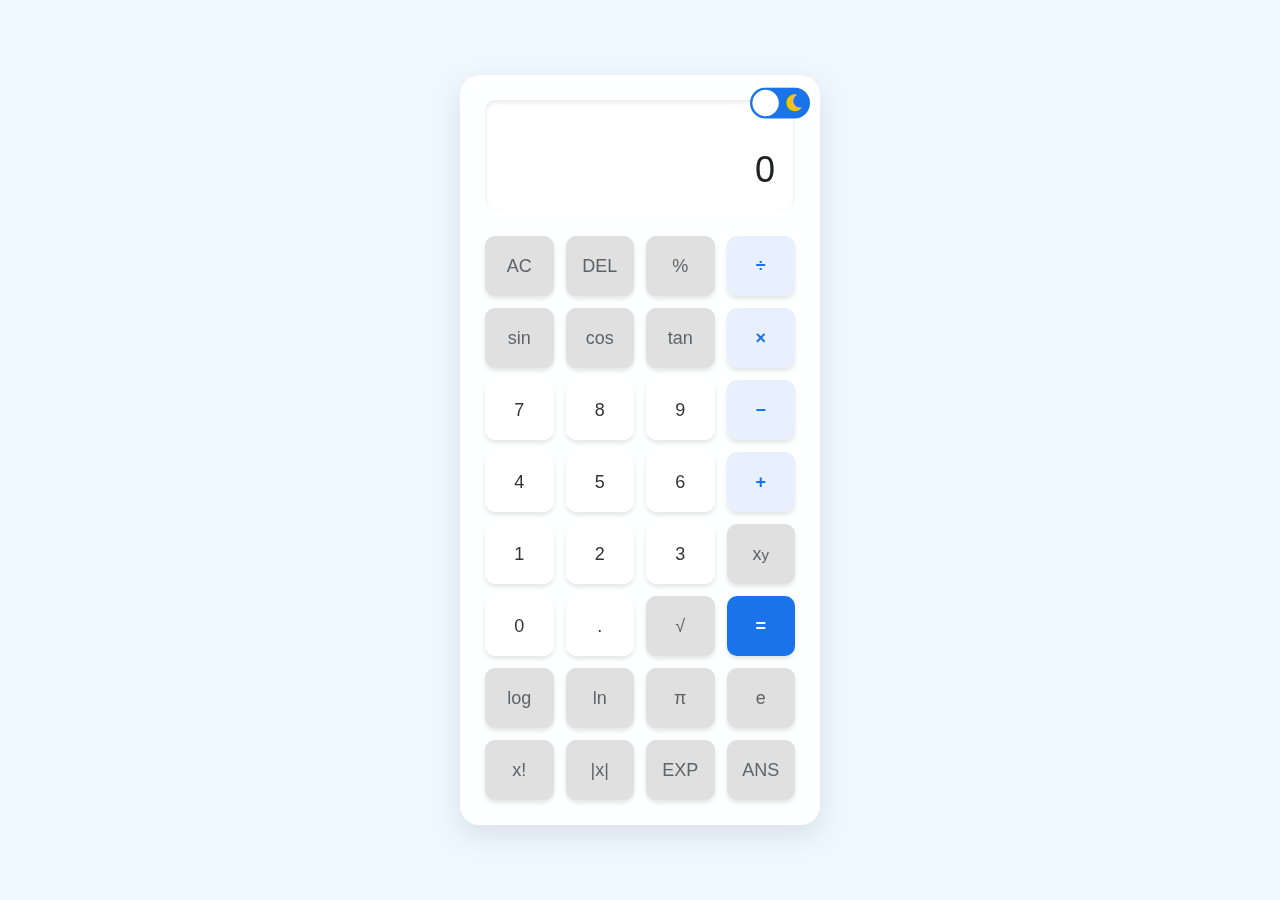
<file: task3/index.html>
<!DOCTYPE html>
<html lang="en">
<head>
    <meta charset="UTF-8">
    <meta name="viewport" content="width=device-width, initial-scale=1.0">
    <title>Advanced Scientific Calculator</title>
    <link rel="stylesheet" href="styles.css">
    <link rel="stylesheet" href="https://cdnjs.cloudflare.com/ajax/libs/font-awesome/6.0.0/css/all.min.css">
</head>
<body>
    <div class="container">
        <div class="calculator">
            <div class="theme-toggle">
                <input type="checkbox" id="theme-switch" class="theme-switch">
                <label for="theme-switch" class="theme-label">
                    <i class="fas fa-sun"></i>
                    <i class="fas fa-moon"></i>
                </label>
            </div>
            
            <div class="display">
                <div class="history"></div>
                <div class="current-input">0</div>
            </div>
            
            <div class="buttons">
                <!-- Scientific Functions Row 1 -->
                <button class="btn function" data-action="clear">AC</button>
                <button class="btn function" data-action="delete">DEL</button>
                <button class="btn function" data-action="percent">%</button>
                <button class="btn operator" data-action="divide">÷</button>
                
                <!-- Scientific Functions Row 2 -->
                <button class="btn function" data-action="sin">sin</button>
                <button class="btn function" data-action="cos">cos</button>
                <button class="btn function" data-action="tan">tan</button>
                <button class="btn operator" data-action="multiply">×</button>
                
                <!-- Numbers Row 1 -->
                <button class="btn number" data-value="7">7</button>
                <button class="btn number" data-value="8">8</button>
                <button class="btn number" data-value="9">9</button>
                <button class="btn operator" data-action="subtract">−</button>
                
                <!-- Numbers Row 2 -->
                <button class="btn number" data-value="4">4</button>
                <button class="btn number" data-value="5">5</button>
                <button class="btn number" data-value="6">6</button>
                <button class="btn operator" data-action="add">+</button>
                
                <!-- Numbers Row 3 -->
                <button class="btn number" data-value="1">1</button>
                <button class="btn number" data-value="2">2</button>
                <button class="btn number" data-value="3">3</button>
                <button class="btn function" data-action="power">x<sup>y</sup></button>
                
                <!-- Numbers Row 4 -->
                <button class="btn number" data-value="0">0</button>
                <button class="btn number" data-value=".">.</button>
                <button class="btn function" data-action="sqrt">√</button>
                <button class="btn equals" data-action="calculate">=</button>
                
                <!-- Scientific Functions Row 3 -->
                <button class="btn function" data-action="log">log</button>
                <button class="btn function" data-action="ln">ln</button>
                <button class="btn function" data-action="pi">π</button>
                <button class="btn function" data-action="e">e</button>
                
                <!-- Scientific Functions Row 4 -->
                <button class="btn function" data-action="factorial">x!</button>
                <button class="btn function" data-action="abs">|x|</button>
                <button class="btn function" data-action="exp">EXP</button>
                <button class="btn function" data-action="ans">ANS</button>
            </div>
        </div>
    </div>
    
    <div class="background-animation">
        <div class="bubble"></div>
        <div class="bubble"></div>
        <div class="bubble"></div>
        <div class="bubble"></div>
        <div class="bubble"></div>
        <div class="bubble"></div>
        <div class="bubble"></div>
        <div class="bubble"></div>
        <div class="bubble"></div>
        <div class="bubble"></div>
    </div>
    
    <script src="script.js"></script>
</body>
</html>
</file>
<file: task3/styles.css>
/* Global Styles */
:root {
    --primary-color: #1a73e8;
    --secondary-color: #4285f4;
    --background-color: #f0f8ff;
    --calculator-bg: rgba(255, 255, 255, 0.9);
    --button-bg: #ffffff;
    --button-text: #333333;
    --operator-bg: #e8f0fe;
    --operator-text: #1a73e8;
    --function-bg: #e0e0e0;
    --function-text: #5f6368;
    --equals-bg: #1a73e8;
    --equals-text: #ffffff;
    --display-bg: rgba(255, 255, 255, 0.8);
    --display-text: #202124;
    --shadow: 0 10px 30px rgba(0, 0, 0, 0.1);
    --bubble-color-1: rgba(66, 133, 244, 0.3);
    --bubble-color-2: rgba(52, 168, 235, 0.3);
}

/* Dark Theme Colors */
[data-theme="dark"] {
    --primary-color: #8ab4f8;
    --secondary-color: #669df6;
    --background-color: #202124;
    --calculator-bg: rgba(32, 33, 36, 0.9);
    --button-bg: #2d2e31;
    --button-text: #e8eaed;
    --operator-bg: #3c4043;
    --operator-text: #8ab4f8;
    --function-bg: #3c4043;
    --function-text: #9aa0a6;
    --equals-bg: #8ab4f8;
    --equals-text: #202124;
    --display-bg: rgba(32, 33, 36, 0.8);
    --display-text: #e8eaed;
    --shadow: 0 10px 30px rgba(0, 0, 0, 0.3);
    --bubble-color-1: rgba(138, 180, 248, 0.2);
    --bubble-color-2: rgba(102, 157, 246, 0.2);
}

* {
    margin: 0;
    padding: 0;
    box-sizing: border-box;
    font-family: 'Segoe UI', Tahoma, Geneva, Verdana, sans-serif;
    transition: all 0.3s ease;
}

body {
    background-color: var(--background-color);
    display: flex;
    justify-content: center;
    align-items: center;
    min-height: 100vh;
    overflow: hidden;
    position: relative;
}

/* Background Animation */
.background-animation {
    position: fixed;
    top: 0;
    left: 0;
    width: 100%;
    height: 100%;
    z-index: -1;
    overflow: hidden;
}

.bubble {
    position: absolute;
    border-radius: 50%;
    animation: float 15s infinite ease-in-out;
    opacity: 0;
}

.bubble:nth-child(1) {
    width: 80px;
    height: 80px;
    background-color: var(--bubble-color-1);
    left: 10%;
    top: 20%;
    animation-delay: 0s;
}

.bubble:nth-child(2) {
    width: 120px;
    height: 120px;
    background-color: var(--bubble-color-2);
    left: 20%;
    top: 60%;
    animation-delay: 1s;
}

.bubble:nth-child(3) {
    width: 60px;
    height: 60px;
    background-color: var(--bubble-color-1);
    left: 30%;
    top: 30%;
    animation-delay: 2s;
}

.bubble:nth-child(4) {
    width: 100px;
    height: 100px;
    background-color: var(--bubble-color-2);
    left: 50%;
    top: 10%;
    animation-delay: 3s;
}

.bubble:nth-child(5) {
    width: 70px;
    height: 70px;
    background-color: var(--bubble-color-1);
    left: 65%;
    top: 70%;
    animation-delay: 4s;
}

.bubble:nth-child(6) {
    width: 90px;
    height: 90px;
    background-color: var(--bubble-color-2);
    left: 80%;
    top: 40%;
    animation-delay: 5s;
}

.bubble:nth-child(7) {
    width: 110px;
    height: 110px;
    background-color: var(--bubble-color-1);
    left: 90%;
    top: 80%;
    animation-delay: 6s;
}

.bubble:nth-child(8) {
    width: 50px;
    height: 50px;
    background-color: var(--bubble-color-2);
    left: 40%;
    top: 90%;
    animation-delay: 7s;
}

.bubble:nth-child(9) {
    width: 75px;
    height: 75px;
    background-color: var(--bubble-color-1);
    left: 70%;
    top: 15%;
    animation-delay: 8s;
}

.bubble:nth-child(10) {
    width: 85px;
    height: 85px;
    background-color: var(--bubble-color-2);
    left: 15%;
    top: 75%;
    animation-delay: 9s;
}

@keyframes float {
    0% {
        transform: translateY(100vh) scale(0);
        opacity: 0;
    }
    50% {
        opacity: 0.8;
    }
    100% {
        transform: translateY(-100vh) scale(1);
        opacity: 0;
    }
}

/* Calculator Container */
.container {
    width: 100%;
    max-width: 400px;
    padding: 20px;
    z-index: 1;
}

.calculator {
    background-color: var(--calculator-bg);
    border-radius: 20px;
    box-shadow: var(--shadow);
    padding: 25px;
    backdrop-filter: blur(10px);
    position: relative;
    overflow: hidden;
}

/* Theme Toggle */
.theme-toggle {
    position: absolute;
    top: 15px;
    right: 15px;
    z-index: 10;
}

.theme-switch {
    opacity: 0;
    position: absolute;
}

.theme-label {
    background-color: var(--primary-color);
    border-radius: 20px;
    cursor: pointer;
    display: flex;
    align-items: center;
    justify-content: space-between;
    padding: 5px;
    position: relative;
    height: 26px;
    width: 50px;
    transform: scale(1.2);
}

.theme-label .fa-sun {
    color: #ffeb3b;
}

.theme-label .fa-moon {
    color: #f1c40f;
}

.theme-label:after {
    content: '';
    background-color: #fff;
    border-radius: 50%;
    position: absolute;
    top: 2px;
    left: 2px;
    height: 22px;
    width: 22px;
    transition: 0.3s;
}

.theme-switch:checked + .theme-label:after {
    transform: translateX(24px);
}

/* Display */
.display {
    background-color: var(--display-bg);
    border-radius: 10px;
    margin-bottom: 25px;
    padding: 20px;
    text-align: right;
    min-height: 100px;
    display: flex;
    flex-direction: column;
    justify-content: space-between;
    box-shadow: inset 0 2px 5px rgba(0, 0, 0, 0.1);
}

.history {
    color: var(--function-text);
    font-size: 16px;
    min-height: 24px;
    margin-bottom: 5px;
    overflow-x: auto;
    white-space: nowrap;
}

.current-input {
    color: var(--display-text);
    font-size: 36px;
    font-weight: 500;
    overflow-x: auto;
    white-space: nowrap;
}

/* Buttons */
.buttons {
    display: grid;
    grid-template-columns: repeat(4, 1fr);
    gap: 12px;
}

.btn {
    border: none;
    border-radius: 10px;
    cursor: pointer;
    font-size: 18px;
    height: 60px;
    display: flex;
    align-items: center;
    justify-content: center;
    transition: all 0.2s;
    user-select: none;
    box-shadow: 0 3px 5px rgba(0, 0, 0, 0.1);
}

.btn:active {
    transform: translateY(2px);
    box-shadow: 0 1px 2px rgba(0, 0, 0, 0.1);
}

.number {
    background-color: var(--button-bg);
    color: var(--button-text);
}

.operator {
    background-color: var(--operator-bg);
    color: var(--operator-text);
    font-weight: bold;
}

.function {
    background-color: var(--function-bg);
    color: var(--function-text);
}

.equals {
    background-color: var(--equals-bg);
    color: var(--equals-text);
    font-weight: bold;
}

/* Button Hover Effects */
.btn:hover {
    filter: brightness(1.1);
    transform: translateY(-2px);
    box-shadow: 0 5px 10px rgba(0, 0, 0, 0.15);
}

.btn.number:hover {
    background-color: var(--button-bg);
}

.btn.operator:hover {
    background-color: var(--operator-bg);
}

.btn.function:hover {
    background-color: var(--function-bg);
}

.btn.equals:hover {
    background-color: var(--equals-bg);
}

/* Responsive Design */
@media (max-width: 480px) {
    .container {
        padding: 10px;
    }
    
    .calculator {
        padding: 15px;
    }
    
    .display {
        padding: 15px;
        min-height: 80px;
    }
    
    .current-input {
        font-size: 28px;
    }
    
    .btn {
        height: 50px;
        font-size: 16px;
    }
}

/* Button Press Animation */
@keyframes buttonPress {
    0% {
        transform: scale(1);
    }
    50% {
        transform: scale(0.95);
    }
    100% {
        transform: scale(1);
    }
}

.btn-press {
    animation: buttonPress 0.2s ease-in-out;
}

/* Error Animation */
@keyframes errorShake {
    0%, 100% {
        transform: translateX(0);
    }
    20%, 60% {
        transform: translateX(-5px);
    }
    40%, 80% {
        transform: translateX(5px);
    }
}

.error-shake {
    animation: errorShake 0.5s ease-in-out;
    color: #ff5252 !important;
}

/* Success Animation */
@keyframes successPulse {
    0% {
        transform: scale(1);
    }
    50% {
        transform: scale(1.05);
    }
    100% {
        transform: scale(1);
    }
}

.success-pulse {
    animation: successPulse 0.5s ease-in-out;
    color: #4caf50 !important;
}
</file>
